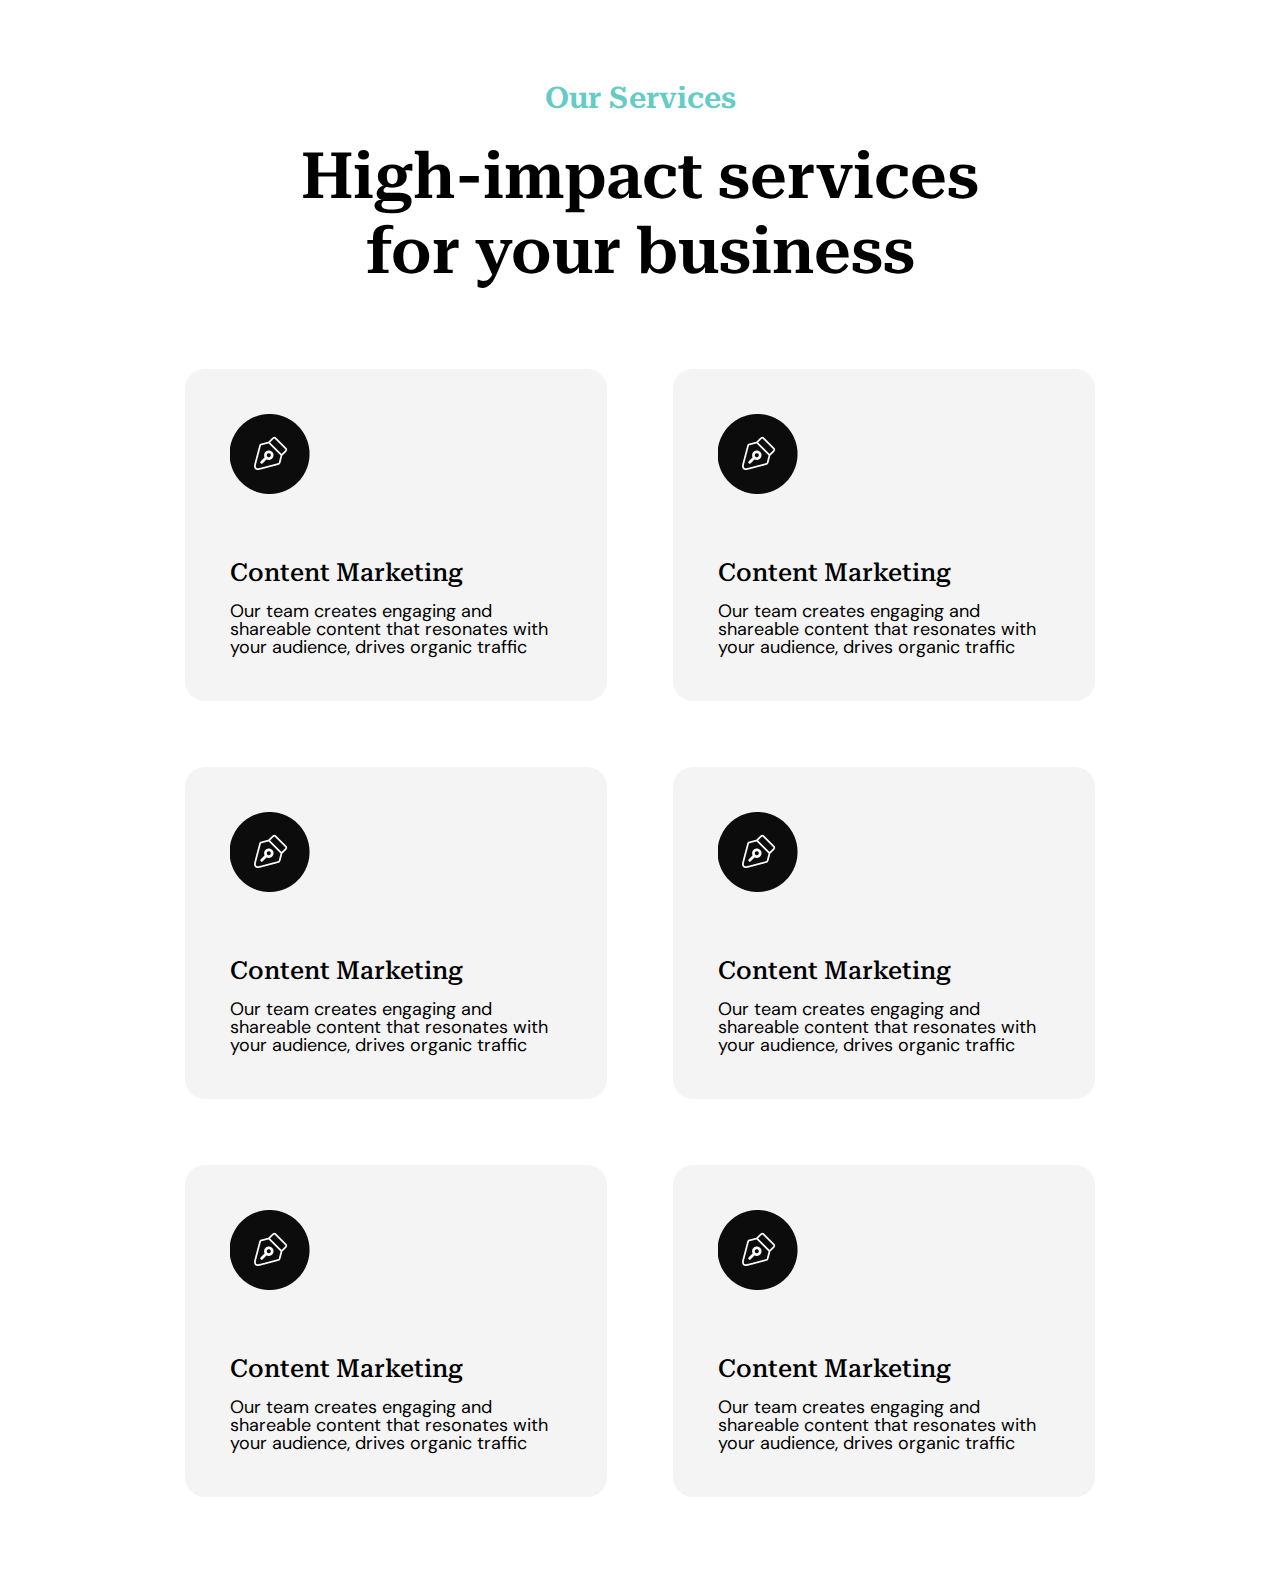
<file: index.html>
<!DOCTYPE html>
<html lang="en">
  <head>
    <meta charset="UTF-8" />
    <link rel="stylesheet" href="./css/main.css" />
    <link rel="icon" href="./img/title-icon.png" />
    <meta name="viewport" content="width=device-width, initial-scale=1.0" />
    <link
      href="https://fonts.googleapis.com/css2?family=Roboto+Serif:ital,opsz,wght@0,8..144,100..900;1,8..144,100..900&display=swap"
      rel="stylesheet"
    />
    <link
      href="https://fonts.googleapis.com/css2?family=DM+Sans:ital,opsz,wght@0,9..40,100..1000;1,9..40,100..1000&display=swap"
      rel="stylesheet"
    />

    <title>Homework 9</title>
  </head>
  <body>
    <section class="text-info mb80">
      <div class="container">
        <h4 class="title">Our Services</h4>
        <h2 class="main-title">
          High-impact services <br />
          for your business
        </h2>
      </div>
    </section>

    <section class="container cards">
      <div class="card">
        <div class="icon"><img src="./img/vector.png" alt="vector" /></div>
        <div class="text-content">
          <p class="card-title">Content Marketing</p>
          <p class="card-text">
            Our team creates engaging and shareable content that resonates with
            your audience, drives organic traffic
          </p>
        </div>
      </div>
      <div class="card">
        <div class="icon"><img src="./img/vector.png" alt="vector" /></div>
        <div class="text-content">
          <p class="card-title">Content Marketing</p>
          <p class="card-text">
            Our team creates engaging and shareable content that resonates with
            your audience, drives organic traffic
          </p>
        </div>
      </div>
      <div class="card">
        <div class="icon"><img src="./img/vector.png" alt="vector" /></div>
        <div class="text-content">
          <p class="card-title">Content Marketing</p>
          <p class="card-text">
            Our team creates engaging and shareable content that resonates with
            your audience, drives organic traffic
          </p>
        </div>
      </div>
      <div class="card">
        <div class="icon"><img src="./img/vector.png" alt="vector" /></div>
        <div class="text-content">
          <p class="card-title">Content Marketing</p>
          <p class="card-text">
            Our team creates engaging and shareable content that resonates with
            your audience, drives organic traffic
          </p>
        </div>
      </div>
      <div class="card">
        <div class="icon"><img src="./img/vector.png" alt="vector" /></div>
        <div class="text-content">
          <p class="card-title">Content Marketing</p>
          <p class="card-text">
            Our team creates engaging and shareable content that resonates with
            your audience, drives organic traffic
          </p>
        </div>
      </div>
      <div class="card">
        <div class="icon"><img src="./img/vector.png" alt="vector" /></div>
        <div class="text-content">
          <p class="card-title">Content Marketing</p>
          <p class="card-text">
            Our team creates engaging and shareable content that resonates with
            your audience, drives organic traffic
          </p>
        </div>
      </div>
    </section>
  </body>
</html>
</file>
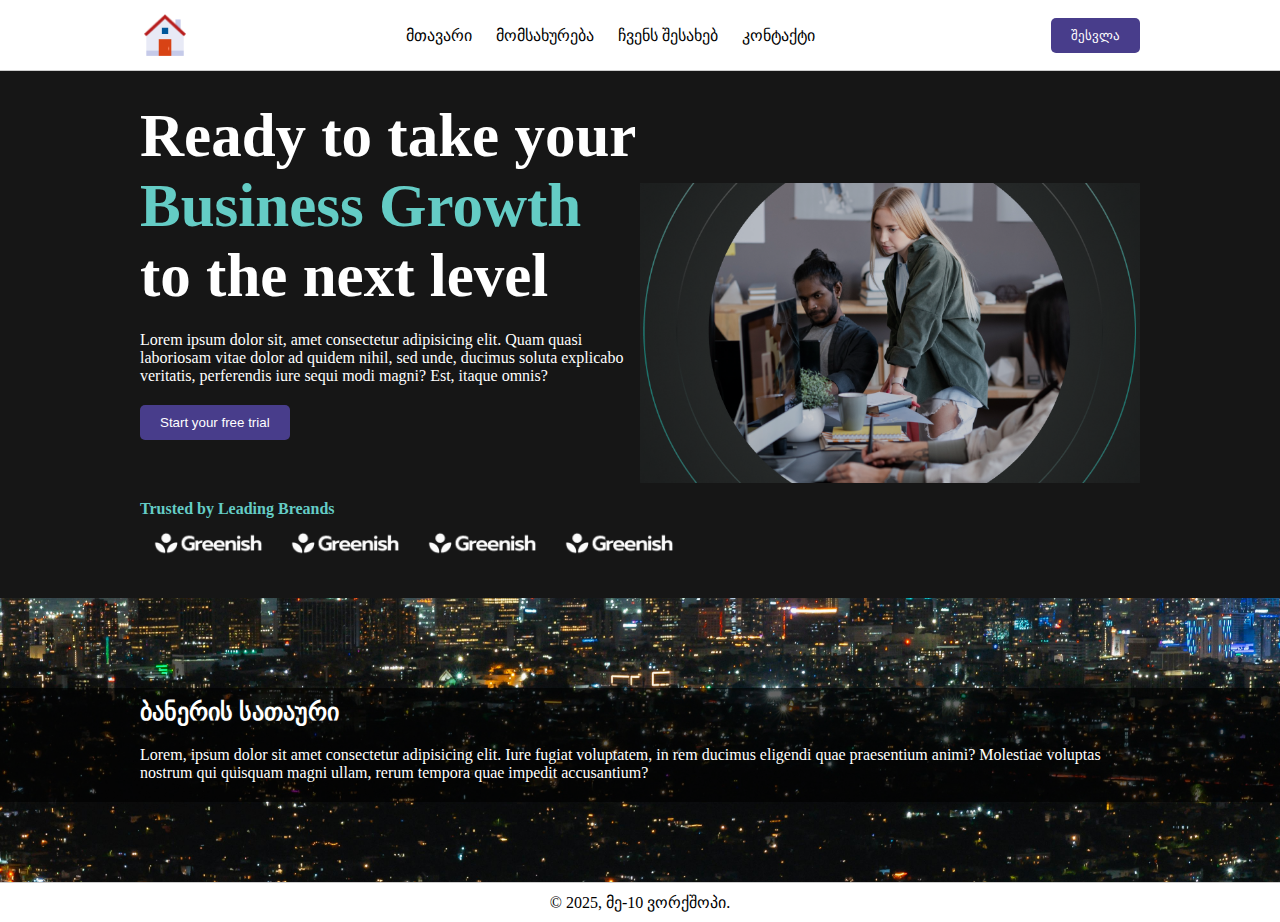
<file: index1.html>
<!DOCTYPE html>
<html lang="en">
  <head>
    <meta charset="UTF-8" />

    <link rel="icon" href="./img/title-icon.png" />
    <meta name="viewport" content="width=device-width, initial-scale=1.0" />
    <link
      href="https://fonts.googleapis.com/css2?family=Roboto+Serif:ital,opsz,wght@0,8..144,100..900;1,8..144,100..900&display=swap"
      rel="stylesheet"
    />
    <link
      href="https://fonts.googleapis.com/css2?family=DM+Sans:ital,opsz,wght@0,9..40,100..1000;1,9..40,100..1000&display=swap"
      rel="stylesheet"
    />
    <link rel="stylesheet" href="./css/main1.css" />
    <title>Homework 9 Part 2</title>
  </head>
  <body>
    <header>
      <div class="container">
        <div class="row space-btw">
          <img class="logo" src="./img/title-icon.png" alt="logo" />
          <ul>
            <li><a href="#">მთავარი</a></li>
            <li><a href="#">მომსახურება</a></li>
            <li><a href="#">ჩვენს შესახებ</a></li>
            <li><a href="#">კონტაქტი</a></li>
          </ul>
          <button>შესვლა</button>
        </div>
      </div>
    </header>
    <main>
      <section class="hero-section">
        <div class="container">
          <div class="row">
            <div class="text-side">
              <h1 class="mb20">
                Ready to take your <span>Business Growth </span>to the next
                level
              </h1>
              <p class="mb20">
                Lorem ipsum dolor sit, amet consectetur adipisicing elit. Quam
                quasi laboriosam vitae dolor ad quidem nihil, sed unde, ducimus
                soluta explicabo veritatis, perferendis iure sequi modi magni?
                Est, itaque omnis?
              </p>
              <button>Start your free trial</button>
              <div class="brands">
                <h4>Trusted by Leading Breands</h4>
                <div class="row">
                  <img src="./img/hero-section/iconimg.png" alt="" />
                  <img src="./img/hero-section/iconimg.png" alt="" />
                  <img src="./img/hero-section/iconimg.png" alt="" />
                  <img src="./img/hero-section/iconimg.png" alt="" />
                </div>
              </div>
            </div>
            <div class="image-side"><img src=".//img/Image.png" alt="" /></div>
          </div>
        </div>
      </section>

      <div class="banner-section">
        <!-- <div class="overlay"></div> -->
        <div class="container">
          <h2 class="mb20">ბანერის სათაური</h2>
          <p>
            Lorem, ipsum dolor sit amet consectetur adipisicing elit. Iure
            fugiat voluptatem, in rem ducimus eligendi quae praesentium animi?
            Molestiae voluptas nostrum qui quisquam magni ullam, rerum tempora
            quae impedit accusantium?
          </p>
        </div>
      </div>
    </main>
    <footer>
      <div class="container">
        <p>&copy; 2025, მე-10 ვორქშოპი.</p>
      </div>
    </footer>
  </body>
</html>
</file>
<file: css/main.css>
* {
  margin: 0;
  padding: 0;
  box-sizing: border-box;
}

body {
  margin-top: 80px;
  margin-bottom: 80px;
}

.container {
  max-width: 1400px;
  margin: 0 auto;
}

.title {
  font-weight: 600;
  color: #64ccc5;
  text-align: center;
  font-family: "Roboto Serif", serif;
  font-size: 30px;
  margin-bottom: 24px;
}

.main-title {
  font-size: 64px;
  font-weight: 600;
  text-align: center;
  font-family: "Roboto Serif", serif;
}

.mb80 {
  margin-bottom: 80px;
}

.row {
  display: flex;
  flex-direction: row;
  flex-wrap: wrap;
}
.card {
  background-color: #f4f4f4;
  padding: 45px;
  border-radius: 20px;
  width: 422px;
  display: flex;
  flex-direction: column;
  gap: 62px;
  justify-content: space-between;
}

.cards {
  display: flex;
  flex-wrap: wrap;
  gap: 66px;
  justify-content: center;
}

.card-text {
  font-weight: 400;
  font-style: regular;
  font-size: 18px;
  letter-spacing: 3%;
  line-height: 100%;
  font-family: "DM Sans", sans-serif;
}

.card-title {
  font-weight: 500;
  font-size: 25px;
  letter-spacing: 0%;
  line-height: 100%;
  font-style: medium;
  margin-bottom: 17px;
  font-family: "Roboto Serif", serif;
}

.icon {
  width: 80px;
}

@media only screen and (max-width: 768px) {
  .card {
    width: 100%;
  }
}

@media only screen and (max-width: 1024px) {
  .card {
    width: calc(50%-200px);
  }
}

.card:hover {
  background-color: #0c0c0c;
  color: #f4f4f4;
}
</file>
<file: css/main1.css>
* {
  margin: 0;
  padding: 0;
  box-sizing: border-box;
}

body {
  background-color: aliceblue;
  display: flex;
  flex-direction: column;
  /* visual height */
  min-height: 100vh;
}

MAIN {
  flex-grow: 1;
}

.container {
  max-width: 1000px;
  margin: 0 auto;
}

/* Header */

header,
footer {
  background-color: white;
  padding: 10px;
}

header {
  position: sticky;
  top: 0;
  border-bottom: 1px solid #ccc;
}

footer {
  border-top: 1px solid #ccc;
  text-align: center;
  padding: 10px;
}

header .logo {
  width: 50px;
}

.row {
  display: flex;
  flex-direction: row;
  align-items: center;
}

.space-btw {
  justify-content: space-between;
}

header ul li {
  list-style: none;
  display: inline-block;
  margin-right: 20px;
}

header ul li a {
  text-decoration: none;
  color: inherit;
}

button {
  background-color: darkslateblue;
  border: none;
  padding: 10px 20px;
  border-radius: 5px;
  color: white;
}

img {
  max-width: 100%;
}

/* hero section */

.hero-section {
  background-color: #161616;
  color: white;
  padding: 30px 0;
}

.hero-section .text-side,
.hero-section .image-side {
  width: 50%;
}

.hero-section h1 {
  font-size: 61px;
}

.hero-section h1 span {
  color: #64ccc5;
}

.hero-section .image-side img {
  width: 500px;
  height: 300px;

  object-fit: cover;
}

.mb20 {
  margin-bottom: 20px;
}

.brands h4 {
  color: #64ccc5;
}

.hero-section .brands {
  margin-top: 60px;
}

.hero-section .brands img {
  height: 50px;
}

.banner-section {
  background-image: url(../img/banner-bkg.jpg);
  background-size: cover;
  background-position: center;
  background-repeat: no-repeat;
  /* background-size: 30%; */
  color: white;
  padding: 100px 0;
  position: relative;
}

.banner-section::before {
  content: "";
  position: absolute;
  background-color: rgba(0, 0, 0, 0.6);
  top: 90px;
  left: 0;
  right: 0;
  bottom: 80px;
  z-index: 0;
}

.overlay {
  position: absolute;
  background-color: rgba(0, 0, 0, 0.4);
  top: 0;
  left: 0;
  right: 0;
  bottom: 0;
  z-index: 0;
}

.banner-section .container {
  position: relative;
  z-index: 1;
}

/* Responsive */

@media only screen and (max-width: 768px) {
  .row {
    flex-direction: column;
  }

  .hero-section .text-side,
  .hero-section .image-side {
    width: 100%;
  }

  .brands .row {
    flex-direction: row;
  }
  .hero-section .brands img {
    /* height: 40px; */
    max-width: 25%;
  }
  .container {
    padding-left: 10px;
    padding-right: 10px;
  }
}
</file>
